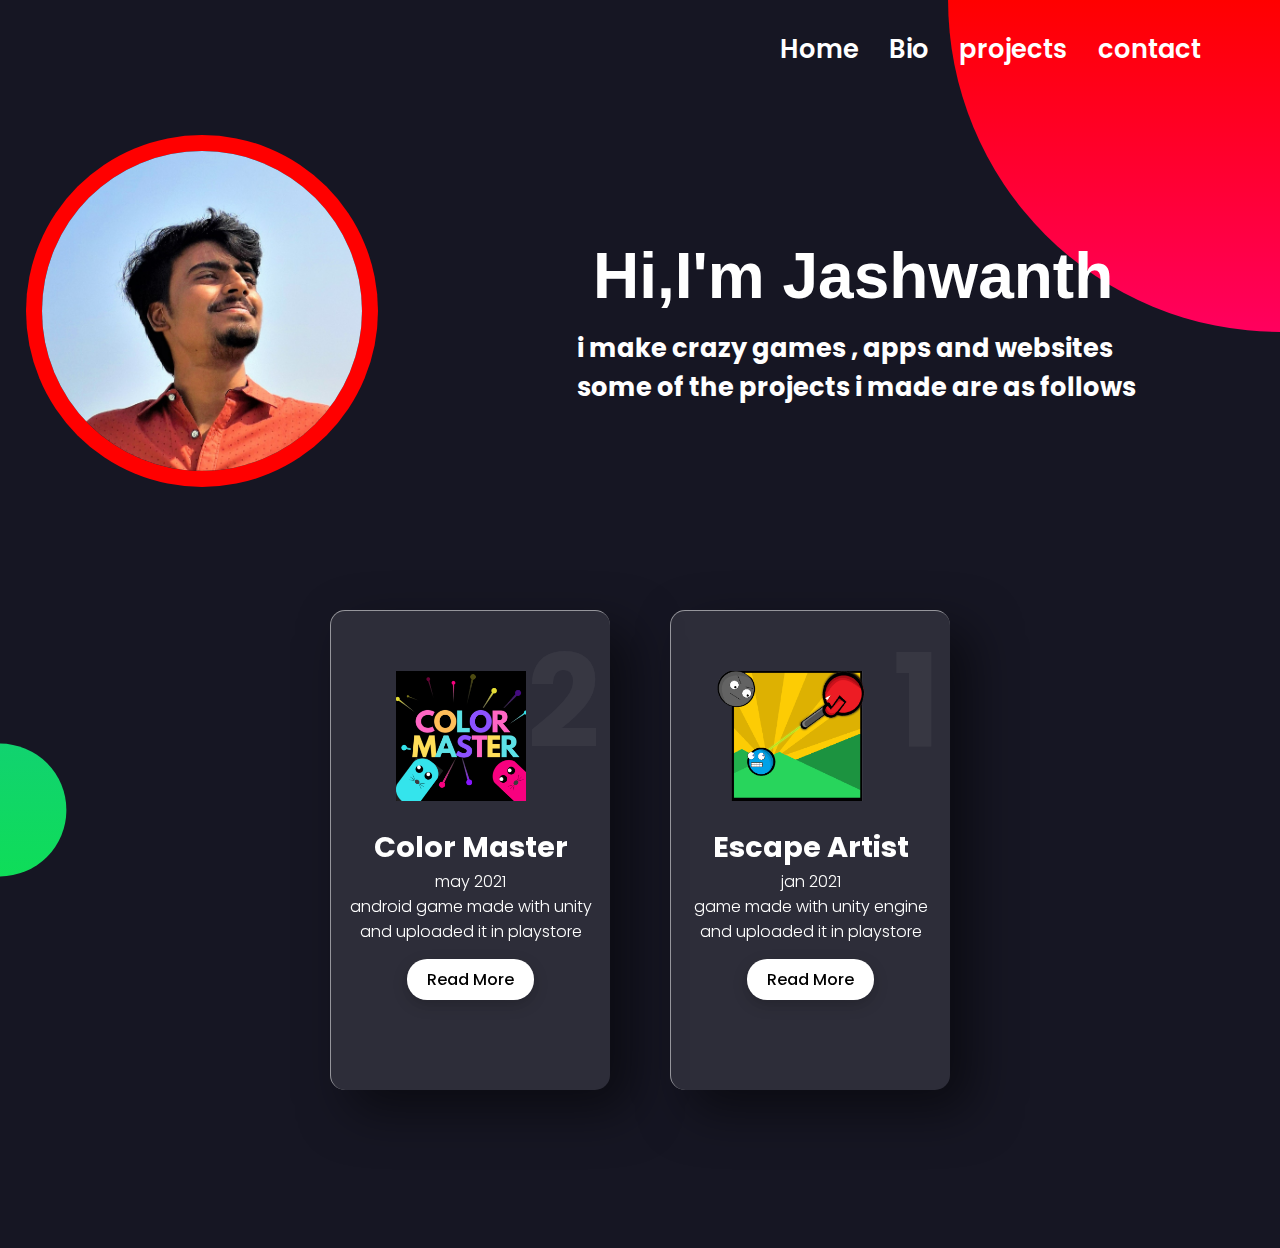
<file: index.html>
<!DOCTYPE html>
<html lang="en">
<head>
    <meta charset="UTF-8">
    <title>jashwanth</title>
    <script src="app.js"></script>
    <script src="particles.js"></script>
    <link rel='stylesheet' href="style.css">
</head>
<body>

  <header id="header">
    <a href="#" class="logo ">j</a>
    <ul>
        <li class="buttons"><a href="index.html">Home</a></li>
        <li class="buttons"><a href="#">Bio</a></li>
        <li class="buttons"><a href="#">projects</a></li>
        <li class="buttons"><a href="contact.html">contact</a></li>
    </ul>
</header>
<ul id="profile_photo" class="profile_photo">
    <li><img class="jash" src="jashwanth_profile.jpg" alt="profile_photo"><li>
    <li><h1>Hi,I'm Jashwanth</h1><p>i make crazy games , apps  and websites</p><p class="as_follows">some of the projects i made are as follows</p></li>
</ul> 

<section class='container'>
    <div class="card">
        <div class="content">
            <img src="project2.png" href="circle">
            <br><br><br><br><br>
            <h2>2</h2>
            <h3>Color Master</h3>
            <p>may 2021<br>android game made with unity  and uploaded it in playstore
            </p>
            <a href="https://play.google.com/store/apps/details?id=com.elasticleapord.ColorMaster">Read More</a>
        </div>
    </div>
    <div class="card">
        <div class="content">
            <img src="project1.png" href="circle">
            <br><br><br><br><br>
            <h2>1</h2>
            <h3>Escape Artist</h3>
            <p>jan 2021<br> game made with unity engine and uploaded it in playstore
            </p>
            <a href="https://play.google.com/store/apps/details?id=com.elasticleapord.Escapeartist">Read More</a>
        </div>
    </div>

    
</section>

    <script type="text/javascript" src="vanilla-tilt.js">
    </script>
    <script type="text/javascript">
        VanillaTilt.init(document.querySelectorAll(".card"), {
            max: 25,
            speed: 400,
            glare:true,
            "max-glare":1,
        });
        VanillaTilt.init(document.querySelectorAll(".buttons"), {
            max: 25,
            speed: 400,
        });
        VanillaTilt.init(document.querySelectorAll(".jash"), {
            max: 5,
            speed: 400,
        });
    </script>



</body>
</html>
</file>
<file: style.css>
@import url('https://fonts.googleapis.com/css?family=Poppins:300,400,500,600,700,800,900&display=swap');
*
{margin: 0;
    padding: 0;
    box-sizing: border-box;
    font-family:'Poppins',sans-serif;
}
body
{
    display: flex;
    justify-content: center;
    align-items: center;
    min-height: 100vh;
    background:#161623;
}
#header
{
    position:absolute;
    top: 0;
    left: 0;
    width: 100%;
    padding: 2% 5%;
    display: flex;
    justify-content: space-between;
    align-items: center;
}
#header .logo
{
    color: #161623;
    font-weight:700 ;
    font-size: 2em;
    text-decoration: none;
 
}
#header ul
{
    display: flex;
    justify-content: center;
    align-items: center;

}
#header ul li
{
    list-style: none;
    margin-left: px;
}
#header ul li a
{
    font-size: 2vw;
    font-weight: 600;
    text-decoration: none;
    padding: 6px 15px;
    color: #ffffff;
    border-radius:20px ;
    z-index: 10000;

}
#header ul li a:hover,
#header ul li a.active
{
    background: linear-gradient(#2196f3,#f0f);
    color: #fff;
}

body::before
{
    content: '';
    position: absolute;
    top: 0;
    left: 0;
    width: 100%;
    height: 100%;
    background: linear-gradient(#f00,#f0f);
    clip-path: circle(30% at top right);
}
body::after
{
    content: '';
    position: absolute;
    top: 0;
    left: 0;
    width: 100%;
    height: 100%;
    background: linear-gradient(#2196f3,#0edf54);
    clip-path: circle(6% at 0% 90%);
    overflow-y: auto;
}
.container
{
    position: relative;
    top: 400px;
    display: flex;
    flex-wrap: wrap;
    padding: 10% 5%;
    justify-content: center;
    align-content: center;
    max-width: 80%;
    flex-wrap: wrap;
    z-index: 1;
}
.container .card
{
    position: relative;
    width: 280px;
    height: 480px;
    margin:30px;

    box-shadow: 20px 20px 50px rgba(0,0,0,0.5);
    border-radius: 15px;
    background: rgba(255,255,255,0.1);
    overflow: hidden;
    display: flex;
    justify-content: center;
    align-items: center;
    border-top: 1px solid rgba(255,255,255,0.5);
    border-left: 1px solid rgba(255,255,255,0.5);
    backdrop-filter: blur(5px);
}
.container .card .content 
{
    padding:5%;
    text-align: center;
    transform: translateY(0px);
    opacity: 1;
    transition: 0.5s;
}
.container .card:hover .content  
{
    transform: translateY(0px);
    opacity: 1;
}

.container .card .content h2
{
    position: absolute;
    top: -80px;
    right:10px;
    font-size: 8em;
    color: rgba(255,255,255,0.05);
    pointer-events:none;
}
.container .card .content h3
{
    font-size: 1.8em;
    color: #fff;
    z-index: 1;
}
.container .card .content p
{
    font-weight:300 ;
    color: #fff;
    z-index: 1;
}
.container .card .content a
{
    position: relative;
    display: inline-block;
    padding: 8px 20px;
    margin-top: 15px;
    background: #fff;
    color: #000;
    border-radius: 20px;
    text-decoration: none;
    font-weight: 500;
    box-shadow:0 5px 15px rgba(0,0,0,0.2);
}
.container .card .content img
{
    position: absolute;
    top: -5%;
    right:30%;
    height:40%;
}
.profile_photo img
{
width: 25vmax;
height: 25vmax;
border-radius: 50%;
box-shadow: 0 0 0 1rem #f00;
}
.profile_photo img:hover
{
    box-shadow: 0 0 0 1rem #f00;
}
#profile_photo 
{position:absolute;
    top: 15%;
    left: 0;
    width: 100%;
    padding-right: 10%;
    padding-left: 2%;
    display: flex;
    justify-content: space-between;
    align-items: center;
}
#profile_photo li{
    padding: 16px;
    display: inline;
    list-style: none;
    margin-left: px;
  }
  
.profile_photo p
{
    align-content: center;
    color: #fff;
    font-weight:700 ;
    font-size: 2vw;
    text-decoration: none;
}
.profile_photo h1
{
    padding: 16px;
    font-family: Comfortaa,sans-serif;
    align-content: center;
    color: #fff;
    font-weight:700 ;
    font-size: 5vw;
    text-decoration: none;
}
.elements_list
{
    position: relative;
    top: 0;
    display: flex;
    flex-wrap: wrap;
}
.as_follows
{
    font-weight:500 ;

}

.count-particles{
    background: #000022;
    position: absolute;
    top: 48px;
    left: 0;
    width: 80px;
    color: #13E8E9;
    font-size: .8em;
    text-align: left;
    text-indent: 4px;
    line-height: 14px;
    padding-bottom: 2px;
    font-family: Helvetica, Arial, sans-serif;
    font-weight: bold;
  }
  
  .js-count-particles{
    font-size: 1.1em;
  }
  
  #stats,
  .count-particles{
    -webkit-user-select: none;
    margin-top: 5px;
    margin-left: 5px;
  }
  
  #stats{
    border-radius: 3px 3px 0 0;
    overflow: hidden;
  }
  
  .count-particles{
    border-radius: 0 0 3px 3px;
  }
  
  
  /* ---- particles.js container ---- */
  
  #particles-js{
    width: 100%;
    height: 100%;
    background-color: #b61924;
    background-image: url('');
    background-size: cover;
    background-position: 50% 50%;
    background-repeat: no-repeat;
  }
</file>
